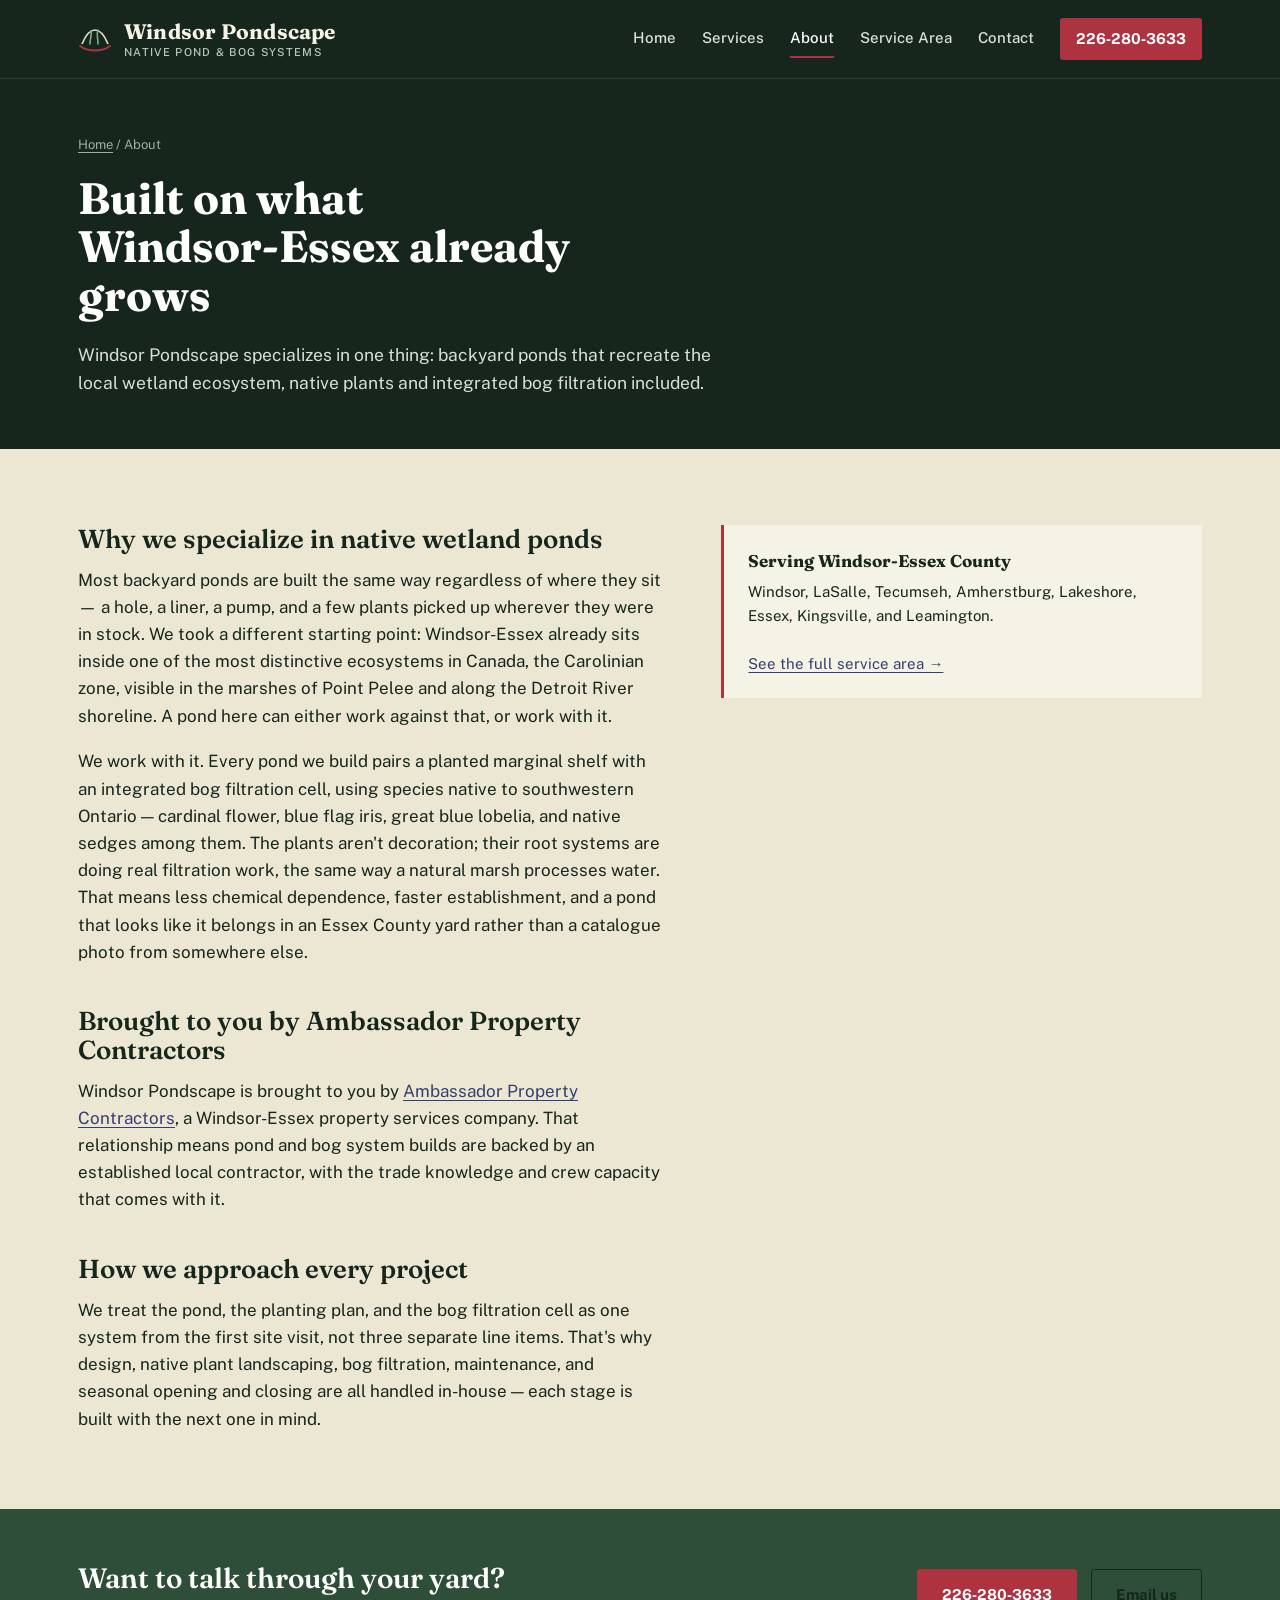
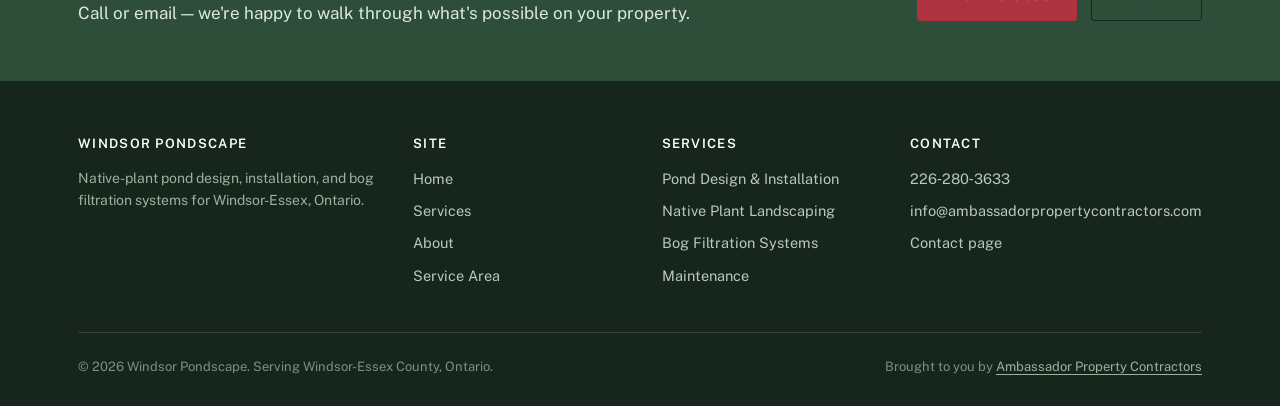
<file: about.html>
<!DOCTYPE html>
<html lang="en-CA">
<head>
<meta charset="UTF-8">
<meta name="viewport" content="width=device-width, initial-scale=1.0">
<title>About Windsor Pondscape | Native Pond Builders in Windsor‑Essex</title>
<meta name="description" content="Windsor Pondscape is a native-plant pond and bog filtration specialist brought to you by Ambassador Property Contractors, building ponds that reflect Windsor-Essex's own Carolinian wetlands.">
<link rel="canonical" href="https://windsorpondscape.ca/about.html">
<meta name="robots" content="index, follow">
<meta property="og:type" content="website">
<meta property="og:site_name" content="Windsor Pondscape">
<meta property="og:title" content="About Windsor Pondscape">
<meta property="og:description" content="A native-plant pond and bog filtration specialist serving Windsor-Essex, brought to you by Ambassador Property Contractors.">
<meta property="og:url" content="https://windsorpondscape.ca/about.html">
<meta name="twitter:card" content="summary">
<link rel="icon" href="favicon.svg" type="image/svg+xml">
<link rel="preconnect" href="https://fonts.googleapis.com">
<link rel="preconnect" href="https://fonts.gstatic.com" crossorigin>
<link href="https://fonts.googleapis.com/css2?family=Fraunces:ital,opsz,wght@0,9..144,400..700;1,9..144,400..600&family=Public+Sans:wght@400;500;600;700&display=swap" rel="stylesheet">
<link rel="stylesheet" href="css/style.css">
<script type="application/ld+json">
{
  "@context": "https://schema.org",
  "@type": "BreadcrumbList",
  "itemListElement": [
    {"@type": "ListItem", "position": 1, "name": "Home", "item": "https://windsorpondscape.ca/"},
    {"@type": "ListItem", "position": 2, "name": "About", "item": "https://windsorpondscape.ca/about.html"}
  ]
}
</script>
</head>
<body>

<header class="site-header">
  <div class="wrap">
    <a href="index.html" class="brand">
      <svg class="brand-mark" width="34" height="34" viewBox="0 0 34 34" fill="none" xmlns="http://www.w3.org/2000/svg" aria-hidden="true">
        <path d="M4 22c4-10 8-14 13-14s9 4 13 14" stroke="#DCE3D5" stroke-width="1.6" fill="none"/>
        <path d="M2 24c8 6 22 6 30 0" stroke="#AE3341" stroke-width="2" fill="none" stroke-linecap="round"/>
        <path d="M12 22c0-6 2-9 1-13" stroke="#7FAE86" stroke-width="1.6" fill="none" stroke-linecap="round"/>
        <path d="M20 22c0-7-2-9 0-14" stroke="#7FAE86" stroke-width="1.6" fill="none" stroke-linecap="round"/>
      </svg>
      <span class="brand-text">Windsor Pondscape<small>Native pond &amp; bog systems</small></span>
    </a>
    <nav class="main-nav" aria-label="Primary">
      <a href="index.html">Home</a>
      <a href="services.html">Services</a>
      <a href="about.html" aria-current="page">About</a>
      <a href="service-area.html">Service Area</a>
      <a href="contact.html">Contact</a>
      <a href="tel:+12262803633" class="nav-phone">226‑280‑3633</a>
    </nav>
  </div>
</header>

<main>
  <section class="page-hero">
    <div class="wrap">
      <p class="breadcrumb"><a href="index.html">Home</a> / About</p>
      <h1>Built on what Windsor‑Essex already grows</h1>
      <p class="lede">Windsor Pondscape specializes in one thing: backyard ponds that recreate the local wetland ecosystem, native plants and integrated bog filtration included.</p>
    </div>
  </section>

  <section>
    <div class="wrap">
      <div class="two-col">
        <div class="prose">
          <h2>Why we specialize in native wetland ponds</h2>
          <p>Most backyard ponds are built the same way regardless of where they sit — a hole, a liner, a pump, and a few plants picked up wherever they were in stock. We took a different starting point: Windsor-Essex already sits inside one of the most distinctive ecosystems in Canada, the Carolinian zone, visible in the marshes of Point Pelee and along the Detroit River shoreline. A pond here can either work against that, or work with it.</p>
          <p>We work with it. Every pond we build pairs a planted marginal shelf with an integrated bog filtration cell, using species native to southwestern Ontario — cardinal flower, blue flag iris, great blue lobelia, and native sedges among them. The plants aren't decoration; their root systems are doing real filtration work, the same way a natural marsh processes water. That means less chemical dependence, faster establishment, and a pond that looks like it belongs in an Essex County yard rather than a catalogue photo from somewhere else.</p>

          <h2>Brought to you by Ambassador Property Contractors</h2>
          <p>Windsor Pondscape is brought to you by <a href="https://ambassadorpropertycontractors.com">Ambassador Property Contractors</a>, a Windsor-Essex property services company. That relationship means pond and bog system builds are backed by an established local contractor, with the trade knowledge and crew capacity that comes with it.</p>

          <h2>How we approach every project</h2>
          <p>We treat the pond, the planting plan, and the bog filtration cell as one system from the first site visit, not three separate line items. That's why design, native plant landscaping, bog filtration, maintenance, and seasonal opening and closing are all handled in-house — each stage is built with the next one in mind.</p>
        </div>
        <div class="pull-fact">
          <strong>Serving Windsor‑Essex County</strong>
          Windsor, LaSalle, Tecumseh, Amherstburg, Lakeshore, Essex, Kingsville, and Leamington.
          <br><br>
          <a href="service-area.html">See the full service area →</a>
        </div>
      </div>
    </div>
  </section>

  <section class="cta-strip">
    <div class="wrap">
      <div>
        <h2>Want to talk through your yard?</h2>
        <p>Call or email — we're happy to walk through what's possible on your property.</p>
      </div>
      <div class="btn-row">
        <a href="tel:+12262803633" class="btn btn-primary">226‑280‑3633</a>
        <a href="mailto:info@ambassadorpropertycontractors.com" class="btn btn-outline-dark">Email us</a>
      </div>
    </div>
  </section>
</main>

<footer class="site-footer">
  <div class="wrap">
    <div class="footer-grid">
      <div class="footer-brand">
        <h4>Windsor Pondscape</h4>
        <p>Native-plant pond design, installation, and bog filtration systems for Windsor-Essex, Ontario.</p>
      </div>
      <div>
        <h4>Site</h4>
        <a href="index.html">Home</a>
        <a href="services.html">Services</a>
        <a href="about.html">About</a>
        <a href="service-area.html">Service Area</a>
      </div>
      <div>
        <h4>Services</h4>
        <a href="services.html#design-install">Pond Design &amp; Installation</a>
        <a href="services.html#native-planting">Native Plant Landscaping</a>
        <a href="services.html#bog-filtration">Bog Filtration Systems</a>
        <a href="services.html#maintenance">Maintenance</a>
      </div>
      <div>
        <h4>Contact</h4>
        <a href="tel:+12262803633">226‑280‑3633</a>
        <a href="mailto:info@ambassadorpropertycontractors.com">info@ambassadorpropertycontractors.com</a>
        <a href="contact.html">Contact page</a>
      </div>
    </div>
    <div class="footer-bottom">
      <span>© 2026 Windsor Pondscape. Serving Windsor-Essex County, Ontario.</span>
      <span>Brought to you by <a href="https://ambassadorpropertycontractors.com">Ambassador Property Contractors</a></span>
    </div>
  </div>
</footer>

</body>
</html>
</file>
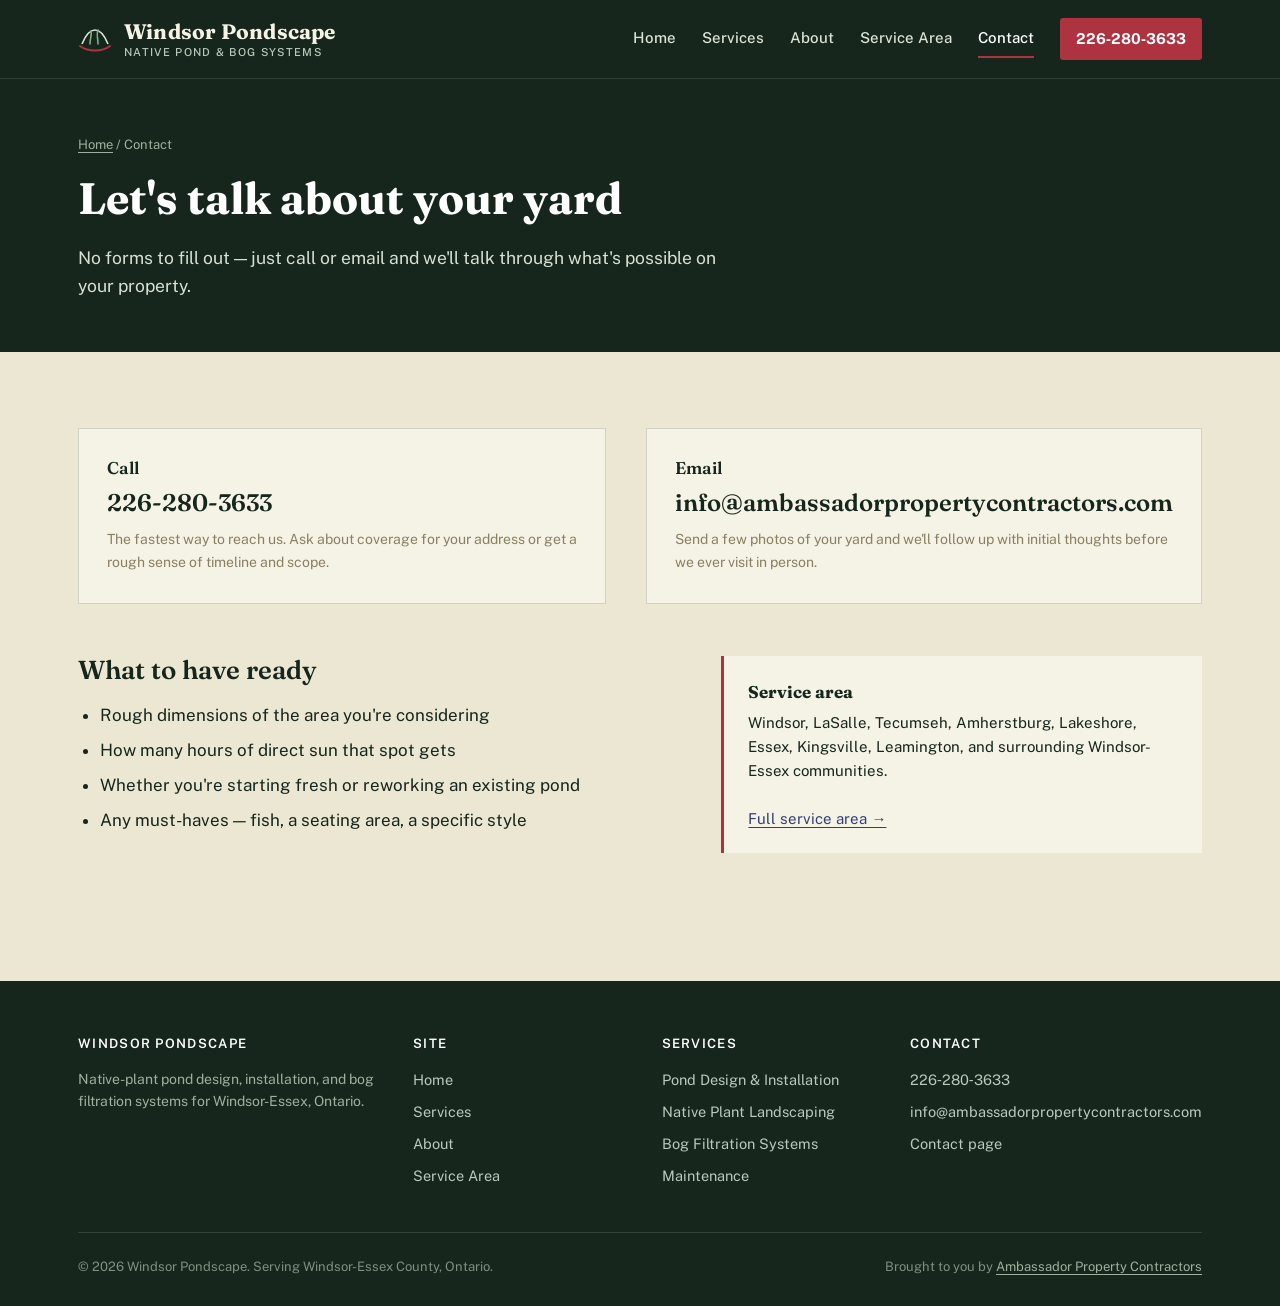
<file: contact.html>
<!DOCTYPE html>
<html lang="en-CA">
<head>
<meta charset="UTF-8">
<meta name="viewport" content="width=device-width, initial-scale=1.0">
<title>Contact Windsor Pondscape | Call or Email — Windsor‑Essex Pond Builders</title>
<meta name="description" content="Reach Windsor Pondscape at 226-280-3633 or info@ambassadorpropertycontractors.com. Native pond design, bog filtration, and maintenance across Windsor-Essex.">
<link rel="canonical" href="https://windsorpondscape.ca/contact.html">
<meta name="robots" content="index, follow">
<meta property="og:type" content="website">
<meta property="og:site_name" content="Windsor Pondscape">
<meta property="og:title" content="Contact Windsor Pondscape">
<meta property="og:description" content="Call 226-280-3633 or email info@ambassadorpropertycontractors.com to talk through your pond project.">
<meta property="og:url" content="https://windsorpondscape.ca/contact.html">
<meta name="twitter:card" content="summary">
<link rel="icon" href="favicon.svg" type="image/svg+xml">
<link rel="preconnect" href="https://fonts.googleapis.com">
<link rel="preconnect" href="https://fonts.gstatic.com" crossorigin>
<link href="https://fonts.googleapis.com/css2?family=Fraunces:ital,opsz,wght@0,9..144,400..700;1,9..144,400..600&family=Public+Sans:wght@400;500;600;700&display=swap" rel="stylesheet">
<link rel="stylesheet" href="css/style.css">
<script type="application/ld+json">
{
  "@context": "https://schema.org",
  "@type": "BreadcrumbList",
  "itemListElement": [
    {"@type": "ListItem", "position": 1, "name": "Home", "item": "https://windsorpondscape.ca/"},
    {"@type": "ListItem", "position": 2, "name": "Contact", "item": "https://windsorpondscape.ca/contact.html"}
  ]
}
</script>
</head>
<body>

<header class="site-header">
  <div class="wrap">
    <a href="index.html" class="brand">
      <svg class="brand-mark" width="34" height="34" viewBox="0 0 34 34" fill="none" xmlns="http://www.w3.org/2000/svg" aria-hidden="true">
        <path d="M4 22c4-10 8-14 13-14s9 4 13 14" stroke="#DCE3D5" stroke-width="1.6" fill="none"/>
        <path d="M2 24c8 6 22 6 30 0" stroke="#AE3341" stroke-width="2" fill="none" stroke-linecap="round"/>
        <path d="M12 22c0-6 2-9 1-13" stroke="#7FAE86" stroke-width="1.6" fill="none" stroke-linecap="round"/>
        <path d="M20 22c0-7-2-9 0-14" stroke="#7FAE86" stroke-width="1.6" fill="none" stroke-linecap="round"/>
      </svg>
      <span class="brand-text">Windsor Pondscape<small>Native pond &amp; bog systems</small></span>
    </a>
    <nav class="main-nav" aria-label="Primary">
      <a href="index.html">Home</a>
      <a href="services.html">Services</a>
      <a href="about.html">About</a>
      <a href="service-area.html">Service Area</a>
      <a href="contact.html" aria-current="page">Contact</a>
      <a href="tel:+12262803633" class="nav-phone">226‑280‑3633</a>
    </nav>
  </div>
</header>

<main>
  <section class="page-hero">
    <div class="wrap">
      <p class="breadcrumb"><a href="index.html">Home</a> / Contact</p>
      <h1>Let's talk about your yard</h1>
      <p class="lede">No forms to fill out — just call or email and we'll talk through what's possible on your property.</p>
    </div>
  </section>

  <section>
    <div class="wrap">
      <div class="contact-grid">
        <div class="contact-card">
          <h3>Call</h3>
          <a class="big-link" href="tel:+12262803633">226‑280‑3633</a>
          <p class="hint">The fastest way to reach us. Ask about coverage for your address or get a rough sense of timeline and scope.</p>
        </div>
        <div class="contact-card">
          <h3>Email</h3>
          <a class="big-link" href="mailto:info@ambassadorpropertycontractors.com">info@ambassadorpropertycontractors.com</a>
          <p class="hint">Send a few photos of your yard and we'll follow up with initial thoughts before we ever visit in person.</p>
        </div>
      </div>

      <div class="section-tight">
        <div class="two-col">
          <div class="prose">
            <h2>What to have ready</h2>
            <ul>
              <li>Rough dimensions of the area you're considering</li>
              <li>How many hours of direct sun that spot gets</li>
              <li>Whether you're starting fresh or reworking an existing pond</li>
              <li>Any must-haves — fish, a seating area, a specific style</li>
            </ul>
          </div>
          <div class="pull-fact">
            <strong>Service area</strong>
            Windsor, LaSalle, Tecumseh, Amherstburg, Lakeshore, Essex, Kingsville, Leamington, and surrounding Windsor-Essex communities.
            <br><br>
            <a href="service-area.html">Full service area →</a>
          </div>
        </div>
      </div>
    </div>
  </section>
</main>

<footer class="site-footer">
  <div class="wrap">
    <div class="footer-grid">
      <div class="footer-brand">
        <h4>Windsor Pondscape</h4>
        <p>Native-plant pond design, installation, and bog filtration systems for Windsor-Essex, Ontario.</p>
      </div>
      <div>
        <h4>Site</h4>
        <a href="index.html">Home</a>
        <a href="services.html">Services</a>
        <a href="about.html">About</a>
        <a href="service-area.html">Service Area</a>
      </div>
      <div>
        <h4>Services</h4>
        <a href="services.html#design-install">Pond Design &amp; Installation</a>
        <a href="services.html#native-planting">Native Plant Landscaping</a>
        <a href="services.html#bog-filtration">Bog Filtration Systems</a>
        <a href="services.html#maintenance">Maintenance</a>
      </div>
      <div>
        <h4>Contact</h4>
        <a href="tel:+12262803633">226‑280‑3633</a>
        <a href="mailto:info@ambassadorpropertycontractors.com">info@ambassadorpropertycontractors.com</a>
        <a href="contact.html">Contact page</a>
      </div>
    </div>
    <div class="footer-bottom">
      <span>© 2026 Windsor Pondscape. Serving Windsor-Essex County, Ontario.</span>
      <span>Brought to you by <a href="https://ambassadorpropertycontractors.com">Ambassador Property Contractors</a></span>
    </div>
  </div>
</footer>

</body>
</html>
</file>
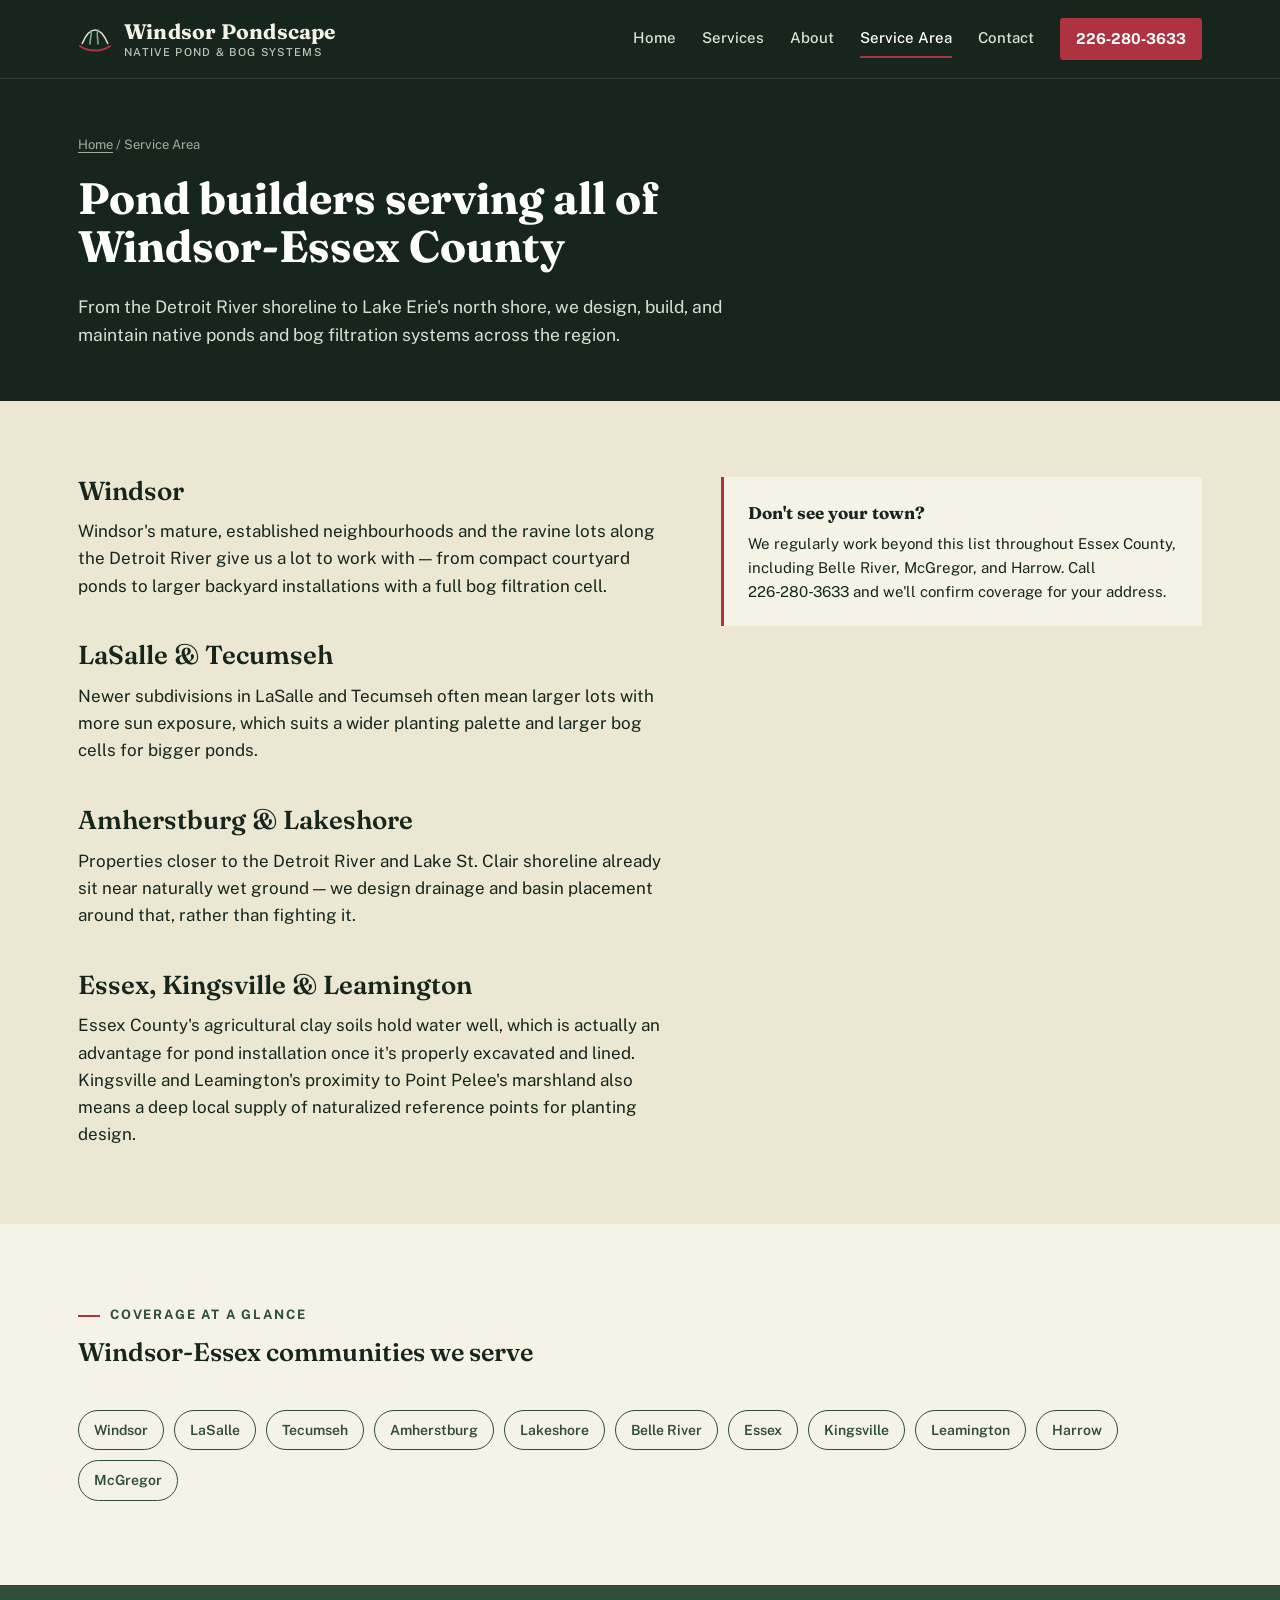
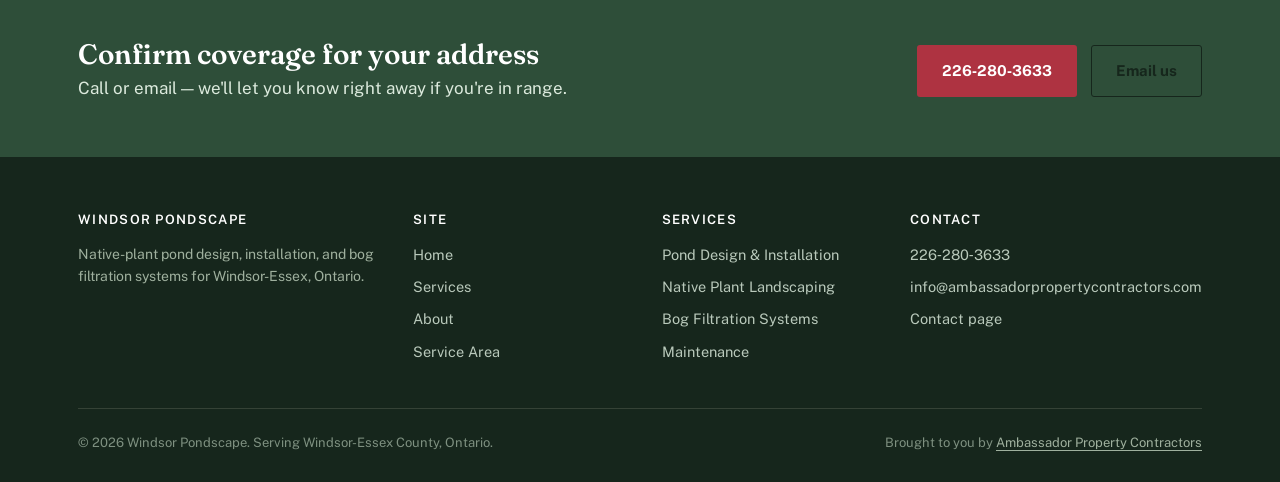
<file: service-area.html>
<!DOCTYPE html>
<html lang="en-CA">
<head>
<meta charset="UTF-8">
<meta name="viewport" content="width=device-width, initial-scale=1.0">
<title>Service Area | Pond Builders Across Windsor‑Essex County</title>
<meta name="description" content="Windsor Pondscape builds native ponds and bog filtration systems across Windsor-Essex: Windsor, LaSalle, Tecumseh, Amherstburg, Lakeshore, Essex, Kingsville, and Leamington.">
<link rel="canonical" href="https://windsorpondscape.ca/service-area.html">
<meta name="robots" content="index, follow">
<meta property="og:type" content="website">
<meta property="og:site_name" content="Windsor Pondscape">
<meta property="og:title" content="Service Area | Windsor Pondscape">
<meta property="og:description" content="Native pond and bog filtration builds across Windsor-Essex County, Ontario.">
<meta property="og:url" content="https://windsorpondscape.ca/service-area.html">
<meta name="twitter:card" content="summary">
<link rel="icon" href="favicon.svg" type="image/svg+xml">
<link rel="preconnect" href="https://fonts.googleapis.com">
<link rel="preconnect" href="https://fonts.gstatic.com" crossorigin>
<link href="https://fonts.googleapis.com/css2?family=Fraunces:ital,opsz,wght@0,9..144,400..700;1,9..144,400..600&family=Public+Sans:wght@400;500;600;700&display=swap" rel="stylesheet">
<link rel="stylesheet" href="css/style.css">
<script type="application/ld+json">
{
  "@context": "https://schema.org",
  "@type": "BreadcrumbList",
  "itemListElement": [
    {"@type": "ListItem", "position": 1, "name": "Home", "item": "https://windsorpondscape.ca/"},
    {"@type": "ListItem", "position": 2, "name": "Service Area", "item": "https://windsorpondscape.ca/service-area.html"}
  ]
}
</script>
</head>
<body>

<header class="site-header">
  <div class="wrap">
    <a href="index.html" class="brand">
      <svg class="brand-mark" width="34" height="34" viewBox="0 0 34 34" fill="none" xmlns="http://www.w3.org/2000/svg" aria-hidden="true">
        <path d="M4 22c4-10 8-14 13-14s9 4 13 14" stroke="#DCE3D5" stroke-width="1.6" fill="none"/>
        <path d="M2 24c8 6 22 6 30 0" stroke="#AE3341" stroke-width="2" fill="none" stroke-linecap="round"/>
        <path d="M12 22c0-6 2-9 1-13" stroke="#7FAE86" stroke-width="1.6" fill="none" stroke-linecap="round"/>
        <path d="M20 22c0-7-2-9 0-14" stroke="#7FAE86" stroke-width="1.6" fill="none" stroke-linecap="round"/>
      </svg>
      <span class="brand-text">Windsor Pondscape<small>Native pond &amp; bog systems</small></span>
    </a>
    <nav class="main-nav" aria-label="Primary">
      <a href="index.html">Home</a>
      <a href="services.html">Services</a>
      <a href="about.html">About</a>
      <a href="service-area.html" aria-current="page">Service Area</a>
      <a href="contact.html">Contact</a>
      <a href="tel:+12262803633" class="nav-phone">226‑280‑3633</a>
    </nav>
  </div>
</header>

<main>
  <section class="page-hero">
    <div class="wrap">
      <p class="breadcrumb"><a href="index.html">Home</a> / Service Area</p>
      <h1>Pond builders serving all of Windsor‑Essex County</h1>
      <p class="lede">From the Detroit River shoreline to Lake Erie's north shore, we design, build, and maintain native ponds and bog filtration systems across the region.</p>
    </div>
  </section>

  <section>
    <div class="wrap">
      <div class="two-col">
        <div class="prose">
          <h2>Windsor</h2>
          <p>Windsor's mature, established neighbourhoods and the ravine lots along the Detroit River give us a lot to work with — from compact courtyard ponds to larger backyard installations with a full bog filtration cell.</p>

          <h2>LaSalle &amp; Tecumseh</h2>
          <p>Newer subdivisions in LaSalle and Tecumseh often mean larger lots with more sun exposure, which suits a wider planting palette and larger bog cells for bigger ponds.</p>

          <h2>Amherstburg &amp; Lakeshore</h2>
          <p>Properties closer to the Detroit River and Lake St. Clair shoreline already sit near naturally wet ground — we design drainage and basin placement around that, rather than fighting it.</p>

          <h2>Essex, Kingsville &amp; Leamington</h2>
          <p>Essex County's agricultural clay soils hold water well, which is actually an advantage for pond installation once it's properly excavated and lined. Kingsville and Leamington's proximity to Point Pelee's marshland also means a deep local supply of naturalized reference points for planting design.</p>
        </div>
        <div class="pull-fact">
          <strong>Don't see your town?</strong>
          We regularly work beyond this list throughout Essex County, including Belle River, McGregor, and Harrow. Call 226‑280‑3633 and we'll confirm coverage for your address.
        </div>
      </div>
    </div>
  </section>

  <section class="band-soft">
    <div class="wrap">
      <div class="section-head">
        <p class="eyebrow">Coverage at a glance</p>
        <h2>Windsor‑Essex communities we serve</h2>
      </div>
      <ul class="town-list">
        <li>Windsor</li>
        <li>LaSalle</li>
        <li>Tecumseh</li>
        <li>Amherstburg</li>
        <li>Lakeshore</li>
        <li>Belle River</li>
        <li>Essex</li>
        <li>Kingsville</li>
        <li>Leamington</li>
        <li>Harrow</li>
        <li>McGregor</li>
      </ul>
    </div>
  </section>

  <section class="cta-strip">
    <div class="wrap">
      <div>
        <h2>Confirm coverage for your address</h2>
        <p>Call or email — we'll let you know right away if you're in range.</p>
      </div>
      <div class="btn-row">
        <a href="tel:+12262803633" class="btn btn-primary">226‑280‑3633</a>
        <a href="mailto:info@ambassadorpropertycontractors.com" class="btn btn-outline-dark">Email us</a>
      </div>
    </div>
  </section>
</main>

<footer class="site-footer">
  <div class="wrap">
    <div class="footer-grid">
      <div class="footer-brand">
        <h4>Windsor Pondscape</h4>
        <p>Native-plant pond design, installation, and bog filtration systems for Windsor-Essex, Ontario.</p>
      </div>
      <div>
        <h4>Site</h4>
        <a href="index.html">Home</a>
        <a href="services.html">Services</a>
        <a href="about.html">About</a>
        <a href="service-area.html">Service Area</a>
      </div>
      <div>
        <h4>Services</h4>
        <a href="services.html#design-install">Pond Design &amp; Installation</a>
        <a href="services.html#native-planting">Native Plant Landscaping</a>
        <a href="services.html#bog-filtration">Bog Filtration Systems</a>
        <a href="services.html#maintenance">Maintenance</a>
      </div>
      <div>
        <h4>Contact</h4>
        <a href="tel:+12262803633">226‑280‑3633</a>
        <a href="mailto:info@ambassadorpropertycontractors.com">info@ambassadorpropertycontractors.com</a>
        <a href="contact.html">Contact page</a>
      </div>
    </div>
    <div class="footer-bottom">
      <span>© 2026 Windsor Pondscape. Serving Windsor-Essex County, Ontario.</span>
      <span>Brought to you by <a href="https://ambassadorpropertycontractors.com">Ambassador Property Contractors</a></span>
    </div>
  </div>
</footer>

</body>
</html>
</file>
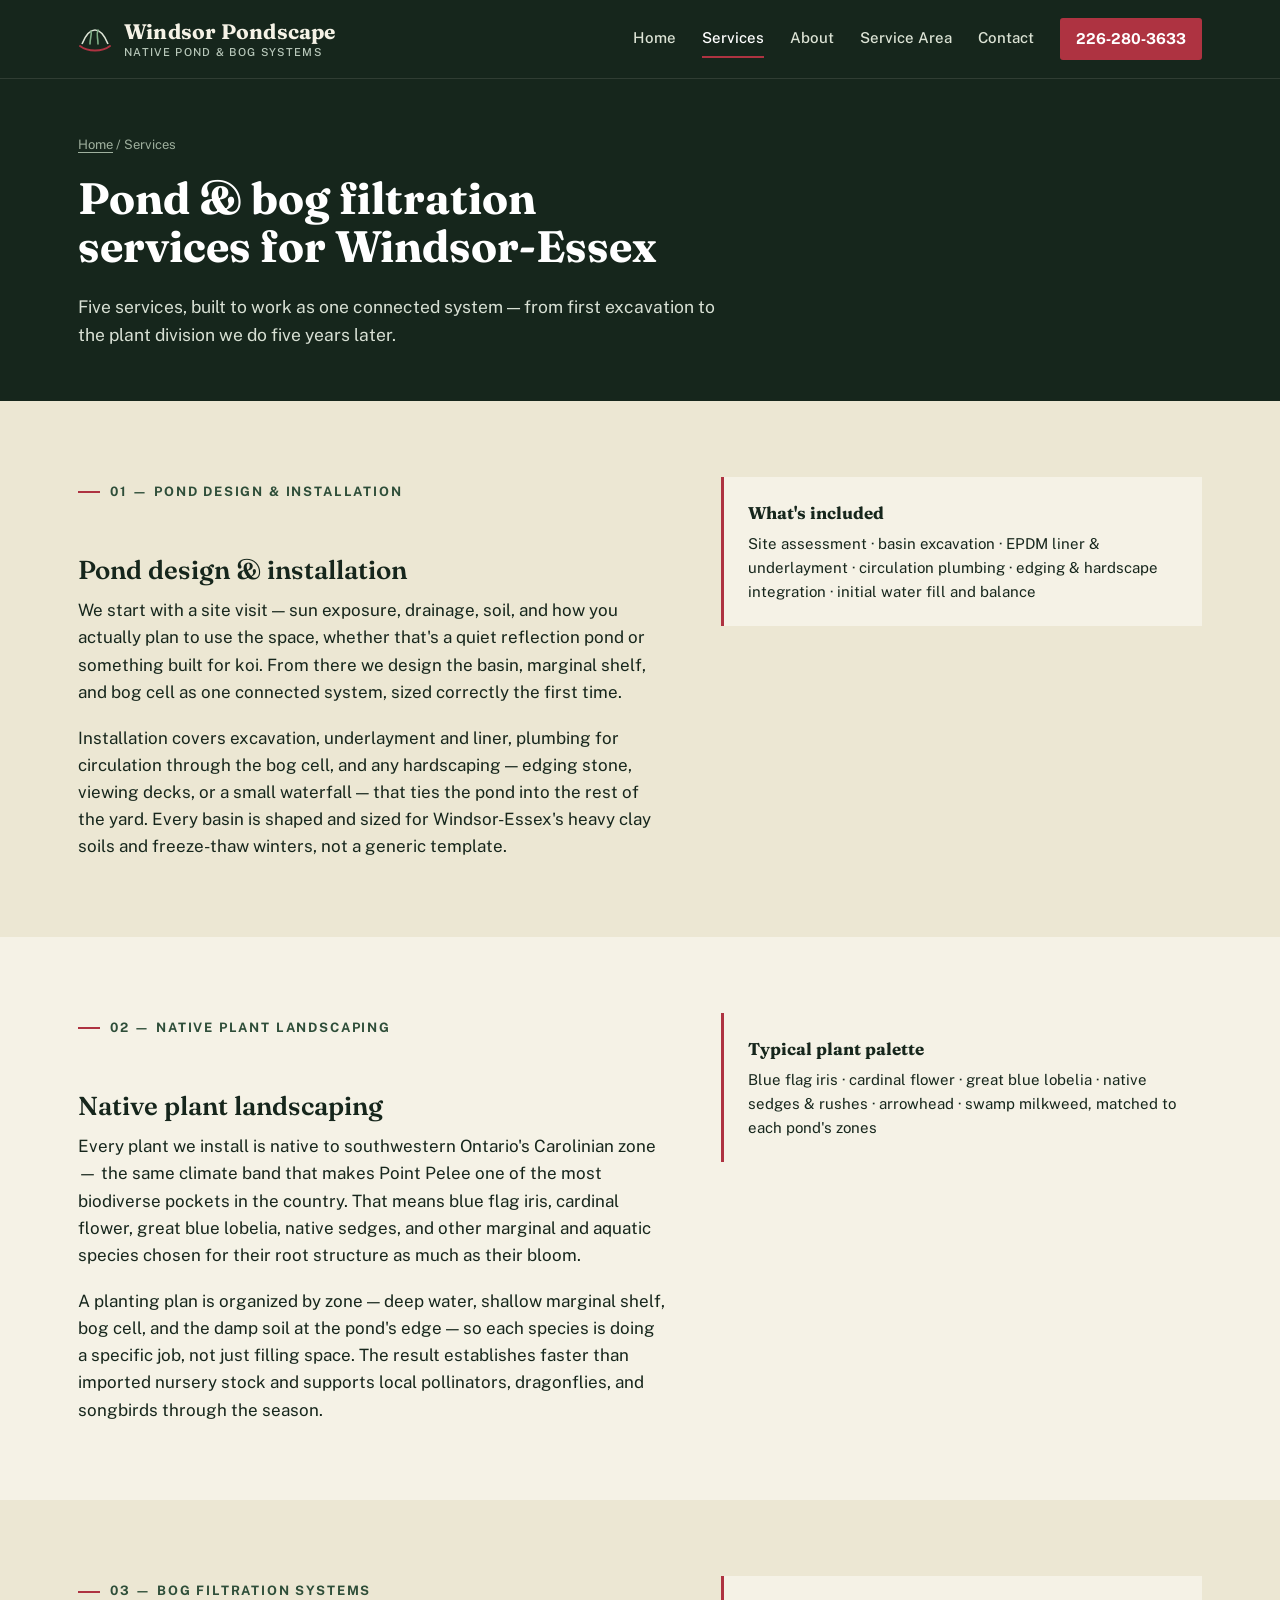
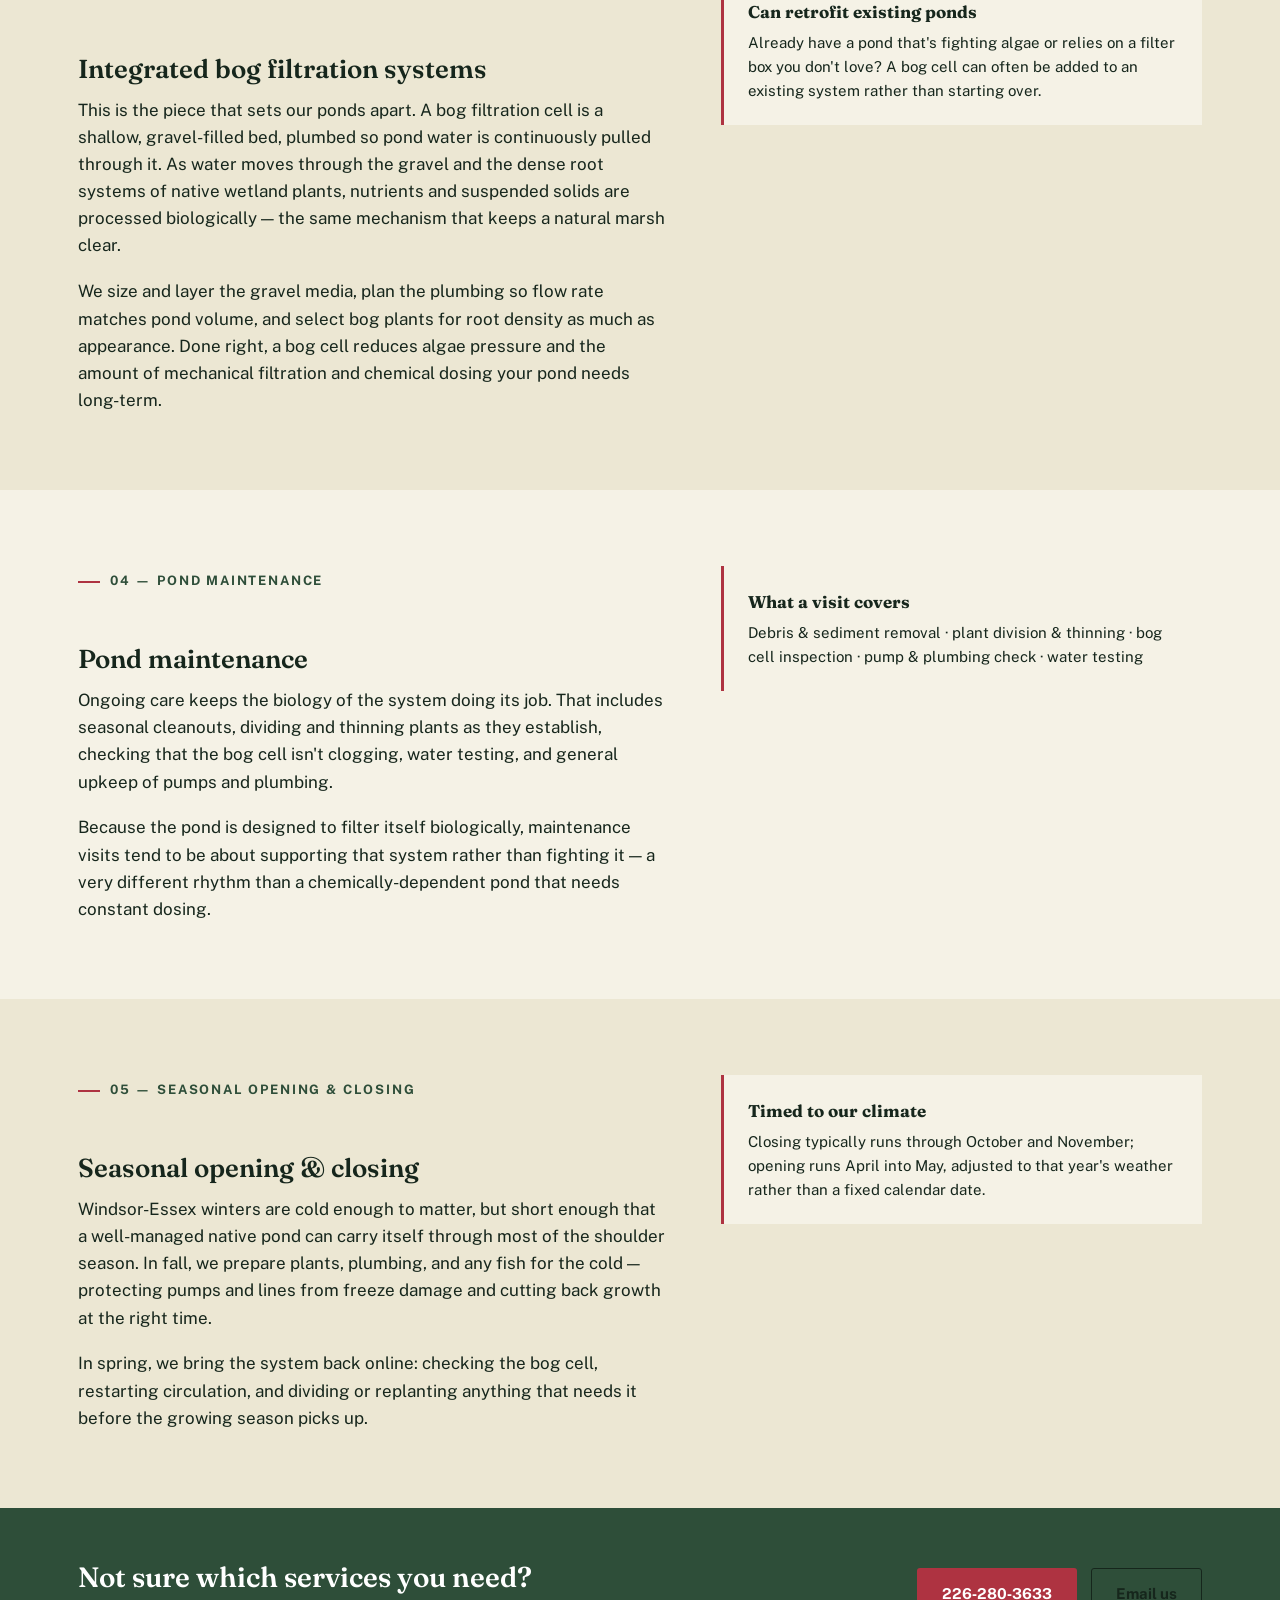
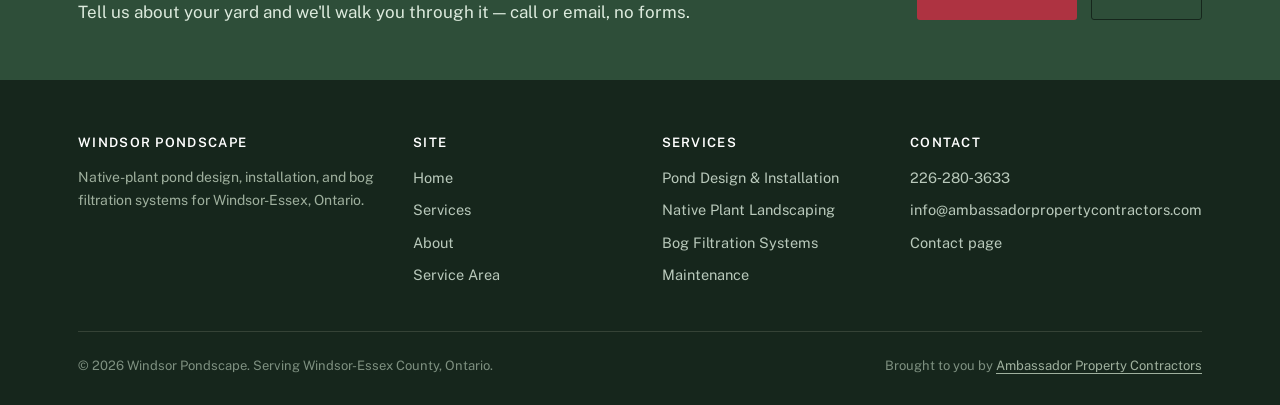
<file: services.html>
<!DOCTYPE html>
<html lang="en-CA">
<head>
<meta charset="UTF-8">
<meta name="viewport" content="width=device-width, initial-scale=1.0">
<title>Pond &amp; Bog Filtration Services | Windsor Pondscape — Windsor‑Essex</title>
<meta name="description" content="Pond design and installation, native plant landscaping, bog filtration systems, maintenance, and seasonal opening/closing for Windsor-Essex backyards. Call 226-280-3633.">
<link rel="canonical" href="https://windsorpondscape.ca/services.html">
<meta name="robots" content="index, follow">
<meta property="og:type" content="website">
<meta property="og:site_name" content="Windsor Pondscape">
<meta property="og:title" content="Pond &amp; Bog Filtration Services | Windsor Pondscape">
<meta property="og:description" content="Design, installation, native planting, bog filtration, and maintenance — everything needed for a self-filtering native pond in Windsor-Essex.">
<meta property="og:url" content="https://windsorpondscape.ca/services.html">
<meta name="twitter:card" content="summary">
<link rel="icon" href="favicon.svg" type="image/svg+xml">
<link rel="preconnect" href="https://fonts.googleapis.com">
<link rel="preconnect" href="https://fonts.gstatic.com" crossorigin>
<link href="https://fonts.googleapis.com/css2?family=Fraunces:ital,opsz,wght@0,9..144,400..700;1,9..144,400..600&family=Public+Sans:wght@400;500;600;700&display=swap" rel="stylesheet">
<link rel="stylesheet" href="css/style.css">
<script type="application/ld+json">
{
  "@context": "https://schema.org",
  "@type": "BreadcrumbList",
  "itemListElement": [
    {"@type": "ListItem", "position": 1, "name": "Home", "item": "https://windsorpondscape.ca/"},
    {"@type": "ListItem", "position": 2, "name": "Services", "item": "https://windsorpondscape.ca/services.html"}
  ]
}
</script>
<script type="application/ld+json">
{
  "@context": "https://schema.org",
  "@type": "Service",
  "serviceType": "Native pond and bog filtration installation",
  "provider": {
    "@type": "HomeAndConstructionBusiness",
    "name": "Windsor Pondscape",
    "telephone": "+1-226-280-3633"
  },
  "areaServed": {"@type": "AdministrativeArea", "name": "Windsor-Essex County, Ontario"},
  "hasOfferCatalog": {
    "@type": "OfferCatalog",
    "name": "Pond Services",
    "itemListElement": [
      {"@type": "Offer", "itemOffered": {"@type": "Service", "name": "Pond Design & Installation"}},
      {"@type": "Offer", "itemOffered": {"@type": "Service", "name": "Native Plant Landscaping"}},
      {"@type": "Offer", "itemOffered": {"@type": "Service", "name": "Bog Filtration System Installation"}},
      {"@type": "Offer", "itemOffered": {"@type": "Service", "name": "Pond Maintenance"}},
      {"@type": "Offer", "itemOffered": {"@type": "Service", "name": "Seasonal Opening & Closing"}}
    ]
  }
}
</script>
</head>
<body>

<header class="site-header">
  <div class="wrap">
    <a href="index.html" class="brand">
      <svg class="brand-mark" width="34" height="34" viewBox="0 0 34 34" fill="none" xmlns="http://www.w3.org/2000/svg" aria-hidden="true">
        <path d="M4 22c4-10 8-14 13-14s9 4 13 14" stroke="#DCE3D5" stroke-width="1.6" fill="none"/>
        <path d="M2 24c8 6 22 6 30 0" stroke="#AE3341" stroke-width="2" fill="none" stroke-linecap="round"/>
        <path d="M12 22c0-6 2-9 1-13" stroke="#7FAE86" stroke-width="1.6" fill="none" stroke-linecap="round"/>
        <path d="M20 22c0-7-2-9 0-14" stroke="#7FAE86" stroke-width="1.6" fill="none" stroke-linecap="round"/>
      </svg>
      <span class="brand-text">Windsor Pondscape<small>Native pond &amp; bog systems</small></span>
    </a>
    <nav class="main-nav" aria-label="Primary">
      <a href="index.html">Home</a>
      <a href="services.html" aria-current="page">Services</a>
      <a href="about.html">About</a>
      <a href="service-area.html">Service Area</a>
      <a href="contact.html">Contact</a>
      <a href="tel:+12262803633" class="nav-phone">226‑280‑3633</a>
    </nav>
  </div>
</header>

<main>
  <section class="page-hero">
    <div class="wrap">
      <p class="breadcrumb"><a href="index.html">Home</a> / Services</p>
      <h1>Pond &amp; bog filtration services for Windsor‑Essex</h1>
      <p class="lede">Five services, built to work as one connected system — from first excavation to the plant division we do five years later.</p>
    </div>
  </section>

  <section id="design-install">
    <div class="wrap">
      <div class="two-col">
        <div class="prose">
          <p class="eyebrow">01 — Pond Design &amp; Installation</p>
          <h2>Pond design &amp; installation</h2>
          <p>We start with a site visit — sun exposure, drainage, soil, and how you actually plan to use the space, whether that's a quiet reflection pond or something built for koi. From there we design the basin, marginal shelf, and bog cell as one connected system, sized correctly the first time.</p>
          <p>Installation covers excavation, underlayment and liner, plumbing for circulation through the bog cell, and any hardscaping — edging stone, viewing decks, or a small waterfall — that ties the pond into the rest of the yard. Every basin is shaped and sized for Windsor-Essex's heavy clay soils and freeze-thaw winters, not a generic template.</p>
        </div>
        <div class="pull-fact">
          <strong>What's included</strong>
          Site assessment · basin excavation · EPDM liner &amp; underlayment · circulation plumbing · edging &amp; hardscape integration · initial water fill and balance
        </div>
      </div>
    </div>
  </section>

  <section class="band-soft" id="native-planting">
    <div class="wrap">
      <div class="two-col">
        <div class="prose">
          <p class="eyebrow">02 — Native Plant Landscaping</p>
          <h2>Native plant landscaping</h2>
          <p>Every plant we install is native to southwestern Ontario's Carolinian zone — the same climate band that makes Point Pelee one of the most biodiverse pockets in the country. That means blue flag iris, cardinal flower, great blue lobelia, native sedges, and other marginal and aquatic species chosen for their root structure as much as their bloom.</p>
          <p>A planting plan is organized by zone — deep water, shallow marginal shelf, bog cell, and the damp soil at the pond's edge — so each species is doing a specific job, not just filling space. The result establishes faster than imported nursery stock and supports local pollinators, dragonflies, and songbirds through the season.</p>
        </div>
        <div class="pull-fact">
          <strong>Typical plant palette</strong>
          Blue flag iris · cardinal flower · great blue lobelia · native sedges &amp; rushes · arrowhead · swamp milkweed, matched to each pond's zones
        </div>
      </div>
    </div>
  </section>

  <section id="bog-filtration">
    <div class="wrap">
      <div class="two-col">
        <div class="prose">
          <p class="eyebrow">03 — Bog Filtration Systems</p>
          <h2>Integrated bog filtration systems</h2>
          <p>This is the piece that sets our ponds apart. A bog filtration cell is a shallow, gravel-filled bed, plumbed so pond water is continuously pulled through it. As water moves through the gravel and the dense root systems of native wetland plants, nutrients and suspended solids are processed biologically — the same mechanism that keeps a natural marsh clear.</p>
          <p>We size and layer the gravel media, plan the plumbing so flow rate matches pond volume, and select bog plants for root density as much as appearance. Done right, a bog cell reduces algae pressure and the amount of mechanical filtration and chemical dosing your pond needs long-term.</p>
        </div>
        <div class="pull-fact">
          <strong>Can retrofit existing ponds</strong>
          Already have a pond that's fighting algae or relies on a filter box you don't love? A bog cell can often be added to an existing system rather than starting over.
        </div>
      </div>
    </div>
  </section>

  <section class="band-soft" id="maintenance">
    <div class="wrap">
      <div class="two-col">
        <div class="prose">
          <p class="eyebrow">04 — Pond Maintenance</p>
          <h2>Pond maintenance</h2>
          <p>Ongoing care keeps the biology of the system doing its job. That includes seasonal cleanouts, dividing and thinning plants as they establish, checking that the bog cell isn't clogging, water testing, and general upkeep of pumps and plumbing.</p>
          <p>Because the pond is designed to filter itself biologically, maintenance visits tend to be about supporting that system rather than fighting it — a very different rhythm than a chemically-dependent pond that needs constant dosing.</p>
        </div>
        <div class="pull-fact">
          <strong>What a visit covers</strong>
          Debris &amp; sediment removal · plant division &amp; thinning · bog cell inspection · pump &amp; plumbing check · water testing
        </div>
      </div>
    </div>
  </section>

  <section id="opening-closing">
    <div class="wrap">
      <div class="two-col">
        <div class="prose">
          <p class="eyebrow">05 — Seasonal Opening &amp; Closing</p>
          <h2>Seasonal opening &amp; closing</h2>
          <p>Windsor-Essex winters are cold enough to matter, but short enough that a well-managed native pond can carry itself through most of the shoulder season. In fall, we prepare plants, plumbing, and any fish for the cold — protecting pumps and lines from freeze damage and cutting back growth at the right time.</p>
          <p>In spring, we bring the system back online: checking the bog cell, restarting circulation, and dividing or replanting anything that needs it before the growing season picks up.</p>
        </div>
        <div class="pull-fact">
          <strong>Timed to our climate</strong>
          Closing typically runs through October and November; opening runs April into May, adjusted to that year's weather rather than a fixed calendar date.
        </div>
      </div>
    </div>
  </section>

  <section class="cta-strip">
    <div class="wrap">
      <div>
        <h2>Not sure which services you need?</h2>
        <p>Tell us about your yard and we'll walk you through it — call or email, no forms.</p>
      </div>
      <div class="btn-row">
        <a href="tel:+12262803633" class="btn btn-primary">226‑280‑3633</a>
        <a href="mailto:info@ambassadorpropertycontractors.com" class="btn btn-outline-dark">Email us</a>
      </div>
    </div>
  </section>
</main>

<footer class="site-footer">
  <div class="wrap">
    <div class="footer-grid">
      <div class="footer-brand">
        <h4>Windsor Pondscape</h4>
        <p>Native-plant pond design, installation, and bog filtration systems for Windsor-Essex, Ontario.</p>
      </div>
      <div>
        <h4>Site</h4>
        <a href="index.html">Home</a>
        <a href="services.html">Services</a>
        <a href="about.html">About</a>
        <a href="service-area.html">Service Area</a>
      </div>
      <div>
        <h4>Services</h4>
        <a href="services.html#design-install">Pond Design &amp; Installation</a>
        <a href="services.html#native-planting">Native Plant Landscaping</a>
        <a href="services.html#bog-filtration">Bog Filtration Systems</a>
        <a href="services.html#maintenance">Maintenance</a>
      </div>
      <div>
        <h4>Contact</h4>
        <a href="tel:+12262803633">226‑280‑3633</a>
        <a href="mailto:info@ambassadorpropertycontractors.com">info@ambassadorpropertycontractors.com</a>
        <a href="contact.html">Contact page</a>
      </div>
    </div>
    <div class="footer-bottom">
      <span>© 2026 Windsor Pondscape. Serving Windsor-Essex County, Ontario.</span>
      <span>Brought to you by <a href="https://ambassadorpropertycontractors.com">Ambassador Property Contractors</a></span>
    </div>
  </div>
</footer>

</body>
</html>
</file>
<file: css/style.css>
/* ============================================================
   Windsor Pondscape — stylesheet
   Design language: Carolinian wetland field guide.
   ============================================================ */

:root {
  /* --- Color tokens (named for the ecosystem they come from) --- */
  --marsh-ink:     #16261C;   /* deep marsh shadow — dark bands, primary text on paper */
  --paper:         #ECE7D3;   /* dried sedge / field-notebook paper — page background */
  --paper-soft:    #F5F2E6;   /* lighter paper — card surfaces */
  --duckweed:      #4C7A5D;   /* marsh green — primary brand color */
  --duckweed-deep: #2E4E39;   /* shaded green — hovers, borders */
  --iris:          #48579E;   /* blue flag iris — secondary accent */
  --iris-deep:     #333F73;
  --cardinal:      #AE3341;   /* cardinal flower red — calls to action, sparingly */
  --cardinal-deep: #872634;
  --silt:          #8A7F63;   /* silty soil — captions, muted labels */
  --line:          rgba(22, 38, 28, 0.16);
  --line-soft:     rgba(22, 38, 28, 0.09);

  --font-display: "Fraunces", "Iowan Old Style", Georgia, serif;
  --font-body: "Public Sans", -apple-system, BlinkMacSystemFont, "Segoe UI", sans-serif;

  --max-w: 1180px;
}

* { box-sizing: border-box; }
html { scroll-behavior: smooth; }

body {
  margin: 0;
  background: var(--paper);
  color: var(--marsh-ink);
  font-family: var(--font-body);
  font-size: 17px;
  line-height: 1.6;
  -webkit-font-smoothing: antialiased;
}

img { max-width: 100%; display: block; }

a { color: var(--iris-deep); text-decoration-thickness: 1px; text-underline-offset: 3px; }
a:hover { color: var(--cardinal-deep); }

:focus-visible {
  outline: 3px solid var(--cardinal);
  outline-offset: 3px;
}

h1, h2, h3, h4 {
  font-family: var(--font-display);
  font-weight: 600;
  line-height: 1.1;
  margin: 0 0 0.5em;
  color: var(--marsh-ink);
}

h1 { font-weight: 700; }

p { margin: 0 0 1.1em; }
p:last-child { margin-bottom: 0; }

.wrap {
  max-width: var(--max-w);
  margin: 0 auto;
  padding: 0 28px;
}

.eyebrow {
  display: inline-block;
  font-family: var(--font-body);
  font-size: 13px;
  font-weight: 700;
  letter-spacing: 0.14em;
  text-transform: uppercase;
  color: var(--duckweed-deep);
  margin-bottom: 0.9em;
}
.eyebrow::before {
  content: "";
  display: inline-block;
  width: 22px;
  height: 2px;
  background: var(--cardinal);
  margin-right: 10px;
  vertical-align: middle;
}

.italic-name { font-style: italic; }

/* ---------------- Header / nav ---------------- */

.site-header {
  background: var(--marsh-ink);
  color: var(--paper-soft);
  border-bottom: 1px solid rgba(236, 231, 211, 0.12);
}

.site-header .wrap {
  display: flex;
  align-items: center;
  justify-content: space-between;
  padding-top: 18px;
  padding-bottom: 18px;
  gap: 24px;
  flex-wrap: wrap;
}

.brand {
  display: flex;
  align-items: center;
  gap: 12px;
  text-decoration: none;
  color: var(--paper-soft);
}
.brand:hover { color: var(--paper-soft); }

.brand-mark { flex-shrink: 0; }

.brand-text {
  font-family: var(--font-display);
  font-size: 21px;
  font-weight: 700;
  letter-spacing: 0.01em;
  line-height: 1.1;
}
.brand-text small {
  display: block;
  font-family: var(--font-body);
  font-size: 11px;
  font-weight: 500;
  letter-spacing: 0.12em;
  text-transform: uppercase;
  color: #B9C9BB;
  margin-top: 3px;
}

.main-nav { display: flex; align-items: center; gap: 26px; flex-wrap: wrap; }

.main-nav a {
  color: #DCE3D5;
  text-decoration: none;
  font-size: 15px;
  font-weight: 500;
  padding: 6px 0;
  border-bottom: 2px solid transparent;
}
.main-nav a:hover,
.main-nav a[aria-current="page"] {
  color: #fff;
  border-bottom-color: var(--cardinal);
}

.nav-phone {
  background: var(--cardinal);
  color: #fff !important;
  padding: 9px 16px !important;
  border-radius: 3px;
  font-weight: 700 !important;
  border-bottom: none !important;
}
.nav-phone:hover { background: var(--cardinal-deep); }

/* ---------------- Buttons ---------------- */

.btn {
  display: inline-flex;
  align-items: center;
  gap: 10px;
  font-family: var(--font-body);
  font-weight: 700;
  font-size: 15px;
  padding: 13px 24px;
  border-radius: 3px;
  text-decoration: none;
  border: 1px solid transparent;
  cursor: pointer;
}
.btn-primary { background: var(--cardinal); color: #fff; }
.btn-primary:hover { background: var(--cardinal-deep); color: #fff; }
.btn-outline {
  background: transparent;
  color: var(--paper-soft);
  border-color: rgba(236, 231, 211, 0.45);
}
.btn-outline:hover { border-color: #fff; color: #fff; }
.btn-outline-dark {
  background: transparent;
  color: var(--marsh-ink);
  border-color: var(--marsh-ink);
}
.btn-outline-dark:hover { background: var(--marsh-ink); color: var(--paper-soft); }

.btn-row { display: flex; gap: 14px; flex-wrap: wrap; }

/* ---------------- Hero ---------------- */

.hero {
  background: var(--marsh-ink);
  color: var(--paper-soft);
  padding: 64px 0 0;
  overflow: hidden;
}

.hero .wrap {
  display: grid;
  grid-template-columns: 1fr;
  gap: 20px;
}

.hero h1 {
  color: #fff;
  font-size: clamp(34px, 5.2vw, 58px);
  max-width: 15ch;
}

.hero .lede {
  font-size: 19px;
  max-width: 56ch;
  color: #D8E0D4;
}

.hero-diagram-band {
  margin-top: 44px;
  background: #0F1C14;
  border-top: 1px solid rgba(236,231,211,0.14);
}

.hero-diagram-band .wrap { padding-top: 26px; padding-bottom: 8px; }

.hero-diagram-caption {
  display: flex;
  justify-content: space-between;
  align-items: baseline;
  flex-wrap: wrap;
  gap: 8px;
  margin-top: 10px;
  color: #9FB09E;
  font-size: 13px;
}

/* ---------------- Sections ---------------- */

section { padding: 76px 0; }
.section-tight { padding: 52px 0; }

.section-head {
  max-width: 68ch;
  margin-bottom: 44px;
}
.section-head.center { margin-left: auto; margin-right: auto; text-align: center; }

.band-dark { background: var(--marsh-ink); color: var(--paper-soft); }
.band-dark h2, .band-dark h3 { color: #fff; }
.band-dark .eyebrow { color: #9FC2A4; }
.band-dark .eyebrow::before { background: var(--cardinal); }

.band-soft { background: var(--paper-soft); }

/* ---------------- Plant cards ---------------- */

.plant-grid {
  display: grid;
  grid-template-columns: repeat(3, 1fr);
  gap: 28px;
}

.plant-card {
  background: var(--paper-soft);
  border: 1px solid var(--line);
}

.plant-photo {
  aspect-ratio: 4 / 3;
  overflow: hidden;
  background: var(--duckweed-deep);
}
.plant-photo img { width: 100%; height: 100%; object-fit: cover; display: block; }

.plant-body { padding: 20px 22px 24px; }

.plant-common {
  font-family: var(--font-display);
  font-size: 20px;
  font-weight: 600;
  margin-bottom: 2px;
}
.plant-latin {
  display: block;
  font-family: var(--font-display);
  font-style: italic;
  font-weight: 400;
  font-size: 15px;
  color: var(--silt);
  margin-bottom: 12px;
}

.plant-role {
  font-size: 14px;
  color: var(--marsh-ink);
}
.plant-role strong { color: var(--duckweed-deep); }

/* ---------------- Service cards ---------------- */

.service-grid {
  display: grid;
  grid-template-columns: repeat(auto-fit, minmax(230px, 1fr));
  gap: 1px;
  background: var(--line);
  border: 1px solid var(--line);
}

.service-card {
  background: var(--paper-soft);
  padding: 30px 26px;
}

.service-card h3 { font-size: 19px; margin-bottom: 10px; }
.service-card p { font-size: 15px; color: var(--marsh-ink); }
.service-card a.card-link {
  display: inline-block;
  margin-top: 14px;
  font-size: 14px;
  font-weight: 700;
  color: var(--duckweed-deep);
  text-decoration: none;
}
.service-card a.card-link:hover { color: var(--cardinal); }

/* ---------------- Process steps ---------------- */

.process-list {
  counter-reset: step;
  display: grid;
  grid-template-columns: repeat(5, 1fr);
  gap: 24px;
}

.process-step { position: relative; padding-top: 8px; }

.process-step::before {
  counter-increment: step;
  content: counter(step);
  display: flex;
  align-items: center;
  justify-content: center;
  width: 34px;
  height: 34px;
  border-radius: 50%;
  border: 1.5px solid var(--cardinal);
  color: var(--cardinal);
  font-family: var(--font-display);
  font-weight: 700;
  font-size: 15px;
  margin-bottom: 16px;
}

.process-step h3 { font-size: 16px; margin-bottom: 8px; }
.process-step p { font-size: 14px; color: #C9D2C4; }

/* ---------------- Service area ---------------- */

.town-list {
  display: flex;
  flex-wrap: wrap;
  gap: 10px;
  padding: 0;
  margin: 0 0 8px;
  list-style: none;
}

.town-list li {
  border: 1px solid var(--duckweed-deep);
  color: var(--duckweed-deep);
  font-weight: 600;
  font-size: 14px;
  padding: 8px 15px;
  border-radius: 999px;
}

/* ---------------- FAQ ---------------- */

.faq-item {
  border-top: 1px solid var(--line);
  padding: 26px 0;
}
.faq-item:last-child { border-bottom: 1px solid var(--line); }
.faq-item h3 { font-size: 18px; margin-bottom: 10px; }
.faq-item p { color: var(--marsh-ink); font-size: 15.5px; }

/* ---------------- CTA strip ---------------- */

.cta-strip {
  background: var(--duckweed-deep);
  color: #fff;
  padding: 54px 0;
}
.cta-strip .wrap {
  display: flex;
  align-items: center;
  justify-content: space-between;
  gap: 24px;
  flex-wrap: wrap;
}
.cta-strip h2 { color: #fff; margin-bottom: 6px; font-size: 28px; }
.cta-strip p { color: #DCEADD; }

/* ---------------- Footer ---------------- */

.site-footer {
  background: var(--marsh-ink);
  color: #B9C9BB;
  padding: 56px 0 28px;
  font-size: 14.5px;
}

.footer-grid {
  display: grid;
  grid-template-columns: 1.4fr 1fr 1fr 1fr;
  gap: 32px;
  padding-bottom: 36px;
  border-bottom: 1px solid rgba(236,231,211,0.14);
}

.footer-grid h4 {
  color: #fff;
  font-family: var(--font-body);
  font-size: 13px;
  letter-spacing: 0.1em;
  text-transform: uppercase;
  margin-bottom: 16px;
}

.footer-grid a { color: #B9C9BB; text-decoration: none; display: block; margin-bottom: 9px; }
.footer-grid a:hover { color: #fff; }

.footer-brand p { color: #9FB09E; font-size: 14px; max-width: 40ch; }

.footer-bottom {
  display: flex;
  justify-content: space-between;
  align-items: center;
  flex-wrap: wrap;
  gap: 12px;
  padding-top: 24px;
  font-size: 13px;
  color: #7E9080;
}
.footer-bottom a { color: #9FB09E; }
.footer-credits { font-size: 12px; color: #64765F; max-width: 70ch; line-height: 1.6; margin-top: 14px; }
.footer-credits a { color: #83977F; }

/* ---------------- Page hero (interior pages) ---------------- */

.page-hero {
  background: var(--marsh-ink);
  color: var(--paper-soft);
  padding: 56px 0 52px;
}
.page-hero h1 { color: #fff; font-size: clamp(30px, 4.4vw, 44px); max-width: 20ch; }
.page-hero .lede { color: #D8E0D4; font-size: 17.5px; max-width: 60ch; }
.breadcrumb {
  font-size: 13px;
  color: #9FB09E;
  margin-bottom: 18px;
}
.breadcrumb a { color: #9FB09E; }
.breadcrumb a:hover { color: #fff; }

/* ---------------- Content pages (about, service detail) ---------------- */

.prose { max-width: 74ch; }
.prose h2 { font-size: 26px; margin-top: 1.6em; }
.prose h2:first-child { margin-top: 0; }
.prose ul { padding-left: 22px; }
.prose li { margin-bottom: 8px; }

.two-col {
  display: grid;
  grid-template-columns: 1.1fr 0.9fr;
  gap: 56px;
  align-items: start;
}

.pull-fact {
  background: var(--paper-soft);
  border-left: 3px solid var(--cardinal);
  padding: 22px 24px;
  font-size: 15px;
}
.pull-fact strong { display: block; font-family: var(--font-display); font-size: 17px; margin-bottom: 6px; }

/* ---------------- Contact page ---------------- */

.contact-grid {
  display: grid;
  grid-template-columns: 1fr 1fr;
  gap: 40px;
}

.contact-card {
  background: var(--paper-soft);
  border: 1px solid var(--line);
  padding: 30px 28px;
}
.contact-card h3 { font-size: 17px; margin-bottom: 6px; }
.contact-card .big-link {
  font-family: var(--font-display);
  font-size: 24px;
  font-weight: 600;
  text-decoration: none;
  color: var(--marsh-ink);
}
.contact-card .big-link:hover { color: var(--cardinal); }
.contact-card p.hint { color: var(--silt); font-size: 14px; margin-top: 6px; }

/* ---------------- Utility ---------------- */

.visually-hidden {
  position: absolute;
  width: 1px; height: 1px;
  padding: 0; margin: -1px;
  overflow: hidden;
  clip: rect(0,0,0,0);
  white-space: nowrap;
  border: 0;
}

/* ---------------- Responsive ---------------- */

@media (max-width: 980px) {
  .plant-grid { grid-template-columns: 1fr 1fr; }
  .process-list { grid-template-columns: 1fr 1fr; }
  .two-col { grid-template-columns: 1fr; }
  .footer-grid { grid-template-columns: 1fr 1fr; }
  .contact-grid { grid-template-columns: 1fr; }
}

@media (max-width: 640px) {
  section { padding: 52px 0; }
  .plant-grid { grid-template-columns: 1fr; }
  .process-list { grid-template-columns: 1fr; }
  .footer-grid { grid-template-columns: 1fr; gap: 26px; }
  .cta-strip .wrap { flex-direction: column; align-items: flex-start; }
  .main-nav { gap: 16px; }
  .hero { padding-top: 44px; }
}

@media (prefers-reduced-motion: reduce) {
  html { scroll-behavior: auto; }
}
</file>
